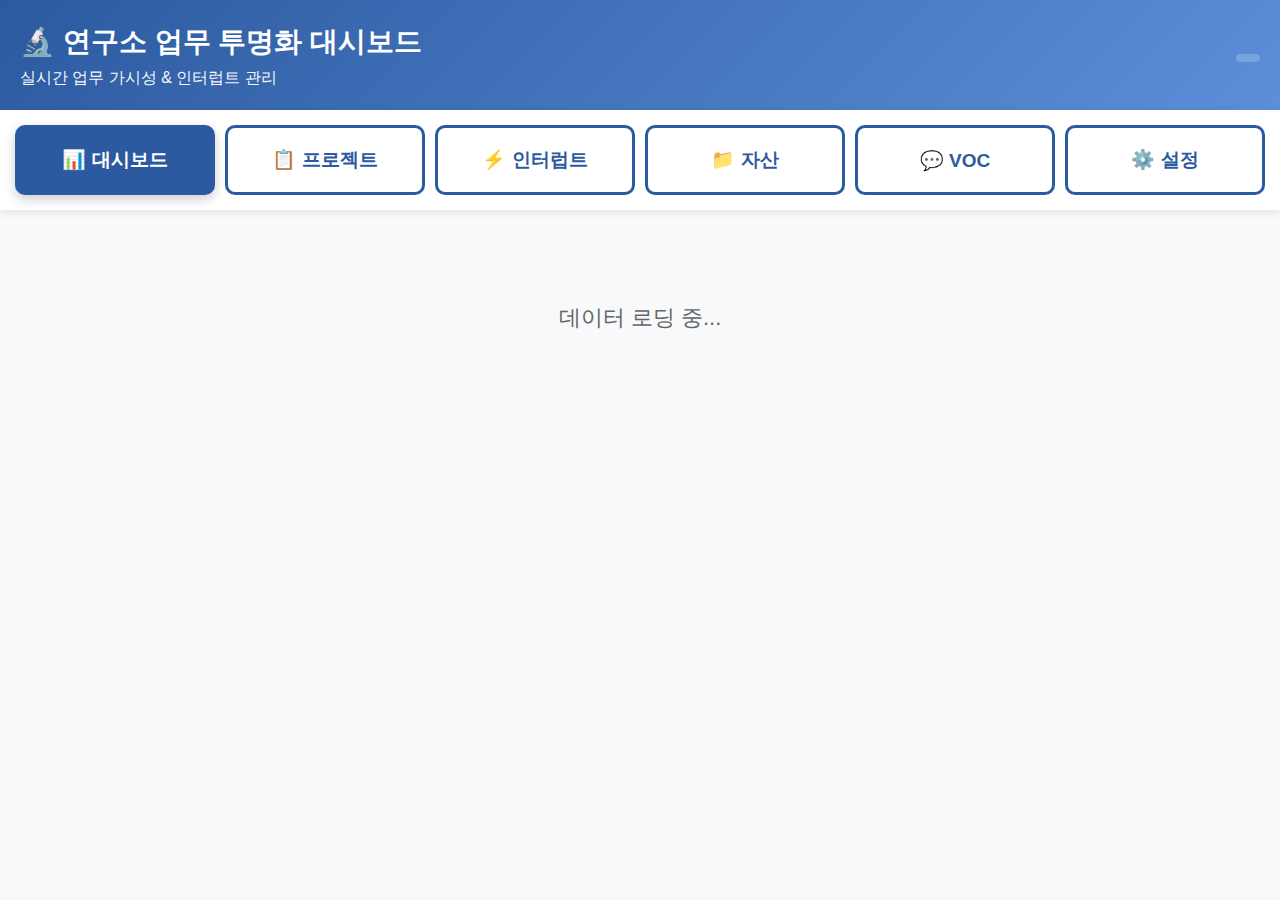
<file: index.html>
<!DOCTYPE html>
<html lang="ko">
<head>
    <meta charset="UTF-8">
    <meta name="viewport" content="width=device-width, initial-scale=1.0">
    <title>연구소 업무 투명화 대시보드</title>
    <style>
        /* ==========================================
           글로벌 변수 및 리셋
        ========================================== */
        * {
            margin: 0;
            padding: 0;
            box-sizing: border-box;
        }
        
        :root {
            --primary-color: #2c5aa0;
            --secondary-color: #5b8fd9;
            --success-color: #28a745;
            --warning-color: #ffc107;
            --danger-color: #dc3545;
            --light-bg: #f8f9fa;
            --dark-text: #212529;
            --border-color: #dee2e6;
            --shadow: 0 2px 8px rgba(0,0,0,0.1);
        }
        
        body {
            font-family: 'Malgun Gothic', '맑은 고딕', sans-serif;
            font-size: 18px;
            line-height: 1.6;
            color: var(--dark-text);
            background-color: var(--light-bg);
            min-height: 100vh;
        }
        
        /* ==========================================
           헤더
        ========================================== */
        .header {
            background: linear-gradient(135deg, var(--primary-color), var(--secondary-color));
            color: white;
            padding: 20px;
            box-shadow: var(--shadow);
        }
        
        .header-content {
            max-width: 1400px;
            margin: 0 auto;
            display: flex;
            justify-content: space-between;
            align-items: center;
        }
        
        .header h1 {
            font-size: 28px;
            font-weight: bold;
        }
        
        .user-info {
            text-align: right;
            font-size: 16px;
        }
        
        .user-name {
            font-weight: bold;
            margin-bottom: 4px;
        }
        
        .permission-badge {
            display: inline-block;
            padding: 4px 12px;
            border-radius: 12px;
            background: rgba(255,255,255,0.2);
            font-size: 14px;
        }
        
        /* ==========================================
           네비게이션
        ========================================== */
        .nav-container {
            background: white;
            padding: 15px;
            box-shadow: var(--shadow);
            position: sticky;
            top: 0;
            z-index: 100;
        }
        
        .nav-buttons {
            display: grid;
            grid-template-columns: repeat(auto-fit, minmax(150px, 1fr));
            gap: 10px;
            max-width: 1400px;
            margin: 0 auto;
        }
        
        .nav-btn {
            background: white;
            border: 3px solid var(--primary-color);
            color: var(--primary-color);
            padding: 18px 12px;
            font-size: 19px;
            font-weight: bold;
            border-radius: 10px;
            cursor: pointer;
            transition: all 0.3s ease;
            min-height: 70px;
            display: flex;
            align-items: center;
            justify-content: center;
            text-align: center;
        }
        
        .nav-btn:hover {
            background: var(--primary-color);
            color: white;
            transform: translateY(-2px);
            box-shadow: 0 4px 12px rgba(0,0,0,0.15);
        }
        
        .nav-btn.active {
            background: var(--primary-color);
            color: white;
            box-shadow: 0 4px 12px rgba(0,0,0,0.2);
        }
        
        .nav-btn:disabled {
            opacity: 0.5;
            cursor: not-allowed;
        }
        
        /* ==========================================
           콘텐츠 영역
        ========================================== */
        .content-container {
            max-width: 1400px;
            margin: 30px auto;
            padding: 0 20px;
        }
        
        .page {
            display: none;
            animation: fadeIn 0.4s ease;
        }
        
        .page.active {
            display: block;
        }
        
        @keyframes fadeIn {
            from {
                opacity: 0;
                transform: translateY(10px);
            }
            to {
                opacity: 1;
                transform: translateY(0);
            }
        }
        
        /* ==========================================
           카드
        ========================================== */
        .card {
            background: white;
            border-radius: 12px;
            padding: 25px;
            margin-bottom: 25px;
            box-shadow: var(--shadow);
            border-left: 5px solid var(--primary-color);
        }
        
        .card-title {
            font-size: 24px;
            font-weight: bold;
            margin-bottom: 20px;
            color: var(--primary-color);
            border-bottom: 2px solid var(--border-color);
            padding-bottom: 12px;
        }
        
        /* ==========================================
           통계 카드
        ========================================== */
        .stats-grid {
            display: grid;
            grid-template-columns: repeat(auto-fit, minmax(250px, 1fr));
            gap: 20px;
            margin-bottom: 30px;
        }
        
        .stat-card {
            background: white;
            border-radius: 12px;
            padding: 25px;
            text-align: center;
            box-shadow: var(--shadow);
            border-top: 4px solid var(--primary-color);
        }
        
        .stat-card.warning { border-top-color: var(--warning-color); }
        .stat-card.danger { border-top-color: var(--danger-color); background: #fff5f5; }
        .stat-card.success { border-top-color: var(--success-color); }
        
        .stat-label {
            font-size: 18px;
            color: #666;
            margin-bottom: 12px;
        }
        
        .stat-value {
            font-size: 42px;
            font-weight: bold;
            color: var(--primary-color);
            margin-bottom: 8px;
        }
        
        .stat-card.warning .stat-value { color: var(--warning-color); }
        .stat-card.danger .stat-value { color: var(--danger-color); }
        .stat-card.success .stat-value { color: var(--success-color); }
        
        .stat-unit {
            font-size: 20px;
            color: #888;
        }
        
        /* ==========================================
           버튼
        ========================================== */
        .btn {
            padding: 15px 30px;
            font-size: 18px;
            font-weight: bold;
            border: none;
            border-radius: 8px;
            cursor: pointer;
            transition: all 0.3s ease;
            min-height: 55px;
        }
        
        .btn-primary {
            background: var(--primary-color);
            color: white;
        }
        
        .btn-primary:hover {
            background: #1e4070;
            transform: translateY(-2px);
            box-shadow: 0 4px 12px rgba(0,0,0,0.2);
        }
        
        .btn-success {
            background: var(--success-color);
            color: white;
        }
        
        .btn-success:hover {
            background: #1e7e34;
        }
        
        .btn:disabled {
            opacity: 0.6;
            cursor: not-allowed;
        }
        
        /* ==========================================
           폼
        ========================================== */
        .form-group {
            margin-bottom: 20px;
        }
        
        .form-label {
            display: block;
            font-size: 18px;
            font-weight: bold;
            margin-bottom: 8px;
            color: var(--dark-text);
        }
        
        .form-input,
        .form-select,
        .form-textarea {
            width: 100%;
            padding: 12px;
            font-size: 17px;
            border: 2px solid var(--border-color);
            border-radius: 6px;
            font-family: inherit;
        }
        
        .form-input:focus,
        .form-select:focus,
        .form-textarea:focus {
            outline: none;
            border-color: var(--primary-color);
            box-shadow: 0 0 0 3px rgba(44, 90, 160, 0.1);
        }
        
        .form-textarea {
            min-height: 100px;
            resize: vertical;
        }
        
        .form-row {
            display: grid;
            grid-template-columns: 1fr 1fr;
            gap: 15px;
        }
        
        @media (max-width: 768px) {
            .form-row {
                grid-template-columns: 1fr;
            }
        }
        
        /* ==========================================
           테이블
        ========================================== */
        .table-container {
            overflow-x: auto;
            margin-top: 20px;
        }
        
        table {
            width: 100%;
            border-collapse: collapse;
            background: white;
            font-size: 16px;
        }
        
        th {
            background: var(--primary-color);
            color: white;
            padding: 16px 12px;
            text-align: left;
            font-size: 18px;
            font-weight: bold;
        }
        
        td {
            padding: 14px 12px;
            border-bottom: 1px solid var(--border-color);
        }
        
        tr:hover {
            background: #f8f9fa;
        }
        
        /* ==========================================
           로딩 & 알림
        ========================================== */
        .loading {
            text-align: center;
            padding: 60px 20px;
            font-size: 22px;
            color: #666;
        }
        
        .loading::after {
            content: '...';
            animation: dots 1.5s infinite;
        }
        
        @keyframes dots {
            0%, 20% { content: '.'; }
            40% { content: '..'; }
            60%, 100% { content: '...'; }
        }
        
        .alert {
            padding: 18px;
            border-radius: 8px;
            margin-bottom: 20px;
            font-size: 17px;
            border-left: 5px solid;
        }
        
        .alert-success {
            background: #d4edda;
            border-color: var(--success-color);
            color: #155724;
        }
        
        .alert-danger {
            background: #f8d7da;
            border-color: var(--danger-color);
            color: #721c24;
        }
        
        .alert-warning {
            background: #fff3cd;
            border-color: var(--warning-color);
            color: #856404;
        }
        
        .alert-info {
            background: #d1ecf1;
            border-color: #17a2b8;
            color: #0c5460;
        }
        
        /* ==========================================
           모달
        ========================================== */
        .modal {
            display: none;
            position: fixed;
            z-index: 1000;
            left: 0;
            top: 0;
            width: 100%;
            height: 100%;
            background-color: rgba(0,0,0,0.5);
            overflow-y: auto;
        }
        
        .modal.active {
            display: flex;
            align-items: center;
            justify-content: center;
        }
        
        .modal-content {
            background: white;
            padding: 30px;
            border-radius: 12px;
            max-width: 600px;
            width: 90%;
            max-height: 90vh;
            overflow-y: auto;
            box-shadow: 0 8px 32px rgba(0,0,0,0.3);
        }
        
        .modal-header {
            font-size: 24px;
            font-weight: bold;
            margin-bottom: 20px;
            padding-bottom: 15px;
            border-bottom: 2px solid var(--border-color);
        }
        
        .modal-footer {
            margin-top: 25px;
            padding-top: 20px;
            border-top: 2px solid var(--border-color);
            display: flex;
            justify-content: flex-end;
            gap: 10px;
        }
        
        /* ==========================================
           반응형
        ========================================== */
        @media (max-width: 768px) {
            .header h1 {
                font-size: 22px;
            }
            
            .nav-btn {
                font-size: 17px;
                padding: 15px 10px;
                min-height: 65px;
            }
            
            .stat-value {
                font-size: 36px;
            }
            
            .card-title {
                font-size: 22px;
            }
        }
        
        /* ==========================================
           유틸리티 클래스
        ========================================== */
        .text-center { text-align: center; }
        .text-right { text-align: right; }
        .mt-20 { margin-top: 20px; }
        .mb-20 { margin-bottom: 20px; }
        .hidden { display: none; }
    </style>
</head>
<body>
    <!-- 헤더 -->
    <div class="header">
        <div class="header-content">
            <div>
                <h1>🔬 연구소 업무 투명화 대시보드</h1>
                <p style="font-size: 16px; opacity: 0.95;">실시간 업무 가시성 & 인터럽트 관리</p>
            </div>
            <div class="user-info">
                <div class="user-name"><?= userName ?></div>
                <div class="permission-badge" id="permission-display"><?= permission ?></div>
            </div>
        </div>
    </div>
    
    <!-- 네비게이션 -->
    <div class="nav-container">
        <div class="nav-buttons">
            <button class="nav-btn active" onclick="showPage('dashboard')" id="nav-dashboard">
                📊 대시보드
            </button>
            <button class="nav-btn" onclick="showPage('projects')" id="nav-projects">
                📋 프로젝트
            </button>
            <button class="nav-btn" onclick="showPage('interrupt')" id="nav-interrupt">
                ⚡ 인터럽트
            </button>
            <button class="nav-btn" onclick="showPage('assets')" id="nav-assets">
                📁 자산
            </button>
            <button class="nav-btn" onclick="showPage('voc')" id="nav-voc">
                💬 VOC
            </button>
            <button class="nav-btn" onclick="showPage('settings')" id="nav-settings">
                ⚙️ 설정
            </button>
        </div>
    </div>
    
    <!-- 콘텐츠 영역 -->
    <div class="content-container">
        <!-- 대시보드 페이지 -->
        <div id="page-dashboard" class="page active">
            <div class="loading" id="dashboard-loading">데이터 로딩 중</div>
            <div id="dashboard-content" style="display: none;">
                <!-- 통계 카드 -->
                <div class="stats-grid">
                    <div class="stat-card">
                        <div class="stat-label">진행중인 프로젝트</div>
                        <div class="stat-value" id="stat-projects-active">0</div>
                        <div class="stat-unit">개</div>
                    </div>
                    <div class="stat-card danger">
                        <div class="stat-label">이번 주 인터럽트</div>
                        <div class="stat-value" id="stat-interrupts-week">0</div>
                        <div class="stat-unit">건</div>
                    </div>
                    <div class="stat-card warning">
                        <div class="stat-label">평균 인터럽트 비율</div>
                        <div class="stat-value" id="stat-interrupt-ratio">0</div>
                        <div class="stat-unit">%</div>
                    </div>
                    <div class="stat-card success">
                        <div class="stat-label">과부하 팀원</div>
                        <div class="stat-value" id="stat-overloaded">0</div>
                        <div class="stat-unit">명</div>
                    </div>
                </div>
                
                <!-- 프로젝트 현황 -->
                <div class="card">
                    <div class="card-title">프로젝트 현황</div>
                    <div id="project-overview"></div>
                </div>
                
                <!-- 인터럽트 분석 -->
                <div class="card">
                    <div class="card-title">인터럽트 분석 (부서별)</div>
                    <div id="interrupt-analysis"></div>
                </div>
                
                <!-- 팀원별 워크로드 -->
                <div class="card">
                    <div class="card-title">팀원별 워크로드</div>
                    <div id="member-workload"></div>
                </div>
            </div>
        </div>
        
        <!-- 프로젝트 페이지 -->
        <div id="page-projects" class="page">
            <div class="card">
                <div class="card-title">프로젝트 관리</div>
                <p style="font-size: 17px; color: #666; margin-bottom: 20px;">
                    연구소 PM 전용 기능입니다.
                </p>
                <div id="projects-content">
                    <div class="loading">프로젝트 데이터 로딩 중</div>
                </div>
            </div>
        </div>
        
        <!-- 인터럽트 페이지 -->
        <div id="page-interrupt" class="page">
            <div class="card">
                <div class="card-title">⚡ 긴급 업무(인터럽트) 등록</div>
                <p style="font-size: 17px; color: #666; margin-bottom: 25px;">
                    갑작스럽게 발생한 업무를 즉시 기록하여 업무 부하를 가시화합니다.
                </p>
                
                <div id="interrupt-alert"></div>
                
                <form id="interrupt-form">
                    <div class="form-row">
                        <div class="form-group">
                            <label class="form-label">담당자 *</label>
                            <select class="form-select" id="interrupt-member" required>
                                <option value="">선택하세요</option>
                            </select>
                        </div>
                        
                        <div class="form-group">
                            <label class="form-label">요청 부서 *</label>
                            <input type="text" class="form-input" id="interrupt-dept" required 
                                   placeholder="예: 생산팀">
                        </div>
                    </div>
                    
                    <div class="form-row">
                        <div class="form-group">
                            <label class="form-label">요청자</label>
                            <input type="text" class="form-input" id="interrupt-requester" 
                                   placeholder="예: 박생산">
                        </div>
                        
                        <div class="form-group">
                            <label class="form-label">예상 소요시간 (시간) *</label>
                            <input type="number" class="form-input" id="interrupt-hours" 
                                   min="0.5" step="0.5" required placeholder="예: 2.5">
                        </div>
                    </div>
                    
                    <div class="form-row">
                        <div class="form-group">
                            <label class="form-label">중요도 *</label>
                            <select class="form-select" id="interrupt-importance" required>
                                <option value="높음">높음</option>
                                <option value="보통" selected>보통</option>
                                <option value="낮음">낮음</option>
                            </select>
                        </div>
                        
                        <div class="form-group">
                            <label class="form-label">긴급도 *</label>
                            <select class="form-select" id="interrupt-urgency" required>
                                <option value="높음">높음</option>
                                <option value="보통" selected>보통</option>
                                <option value="낮음">낮음</option>
                            </select>
                        </div>
                    </div>
                    
                    <div class="form-group">
                        <label class="form-label">업무 상세 내용 *</label>
                        <textarea class="form-textarea" id="interrupt-content" required 
                                  placeholder="예: 생산팀 긴급 회로 수정 요청 - PCB 레이아웃 변경"></textarea>
                    </div>
                    
                    <button type="submit" class="btn btn-primary" style="width: 100%;">
                        📝 인터럽트 기록 저장
                    </button>
                </form>
            </div>
            
            <!-- 최근 인터럽트 기록 -->
            <div class="card">
                <div class="card-title">최근 인터럽트 기록</div>
                <div id="interrupt-log"></div>
            </div>
        </div>
        
        <!-- 자산 페이지 -->
        <div id="page-assets" class="page">
            <div class="card">
                <div class="card-title">베이스라인 & 자산 관리</div>
                <div id="assets-content">
                    <div class="loading">자산 데이터 로딩 중</div>
                </div>
            </div>
        </div>
        
        <!-- VOC 페이지 -->
        <div id="page-voc" class="page">
            <div class="card">
                <div class="card-title">💬 VOC (고객의 소리) 등록</div>
                <p style="font-size: 17px; color: #666; margin-bottom: 25px;">
                    제품 불만, 개선 요청, 아이디어를 자유롭게 작성해주세요.
                </p>
                
                <div id="voc-alert"></div>
                
                <form id="voc-form">
                    <div class="form-row">
                        <div class="form-group">
                            <label class="form-label">구분 *</label>
                            <select class="form-select" id="voc-type" required>
                                <option value="불만">불만 (제품/서비스 문제)</option>
                                <option value="요청">요청 (새로운 기능)</option>
                                <option value="개선제안">개선제안 (프로세스/문서)</option>
                                <option value="기타">기타</option>
                            </select>
                        </div>
                        
                        <div class="form-group">
                            <label class="form-label">제품 모델 *</label>
                            <input type="text" class="form-input" id="voc-product" required 
                                   placeholder="예: AC-7KW-V1">
                        </div>
                    </div>
                    
                    <div class="form-row">
                        <div class="form-group">
                            <label class="form-label">카테고리 *</label>
                            <select class="form-select" id="voc-category" required>
                                <option value="펌웨어">펌웨어</option>
                                <option value="APP">APP</option>
                                <option value="하드웨어">하드웨어</option>
                                <option value="기구">기구</option>
                                <option value="문서">문서</option>
                                <option value="서비스">서비스</option>
                                <option value="기타">기타</option>
                            </select>
                        </div>
                        
                        <div class="form-group">
                            <label class="form-label">우선순위 *</label>
                            <select class="form-select" id="voc-priority" required>
                                <option value="높음">높음</option>
                                <option value="보통" selected>보통</option>
                                <option value="낮음">낮음</option>
                            </select>
                        </div>
                    </div>
                    
                    <div class="form-group">
                        <label class="form-label">제목 *</label>
                        <input type="text" class="form-input" id="voc-title" required 
                               placeholder="예: 충전 중 재부팅 발생">
                    </div>
                    
                    <div class="form-group">
                        <label class="form-label">내용 *</label>
                        <textarea class="form-textarea" id="voc-content" required 
                                  placeholder="문제 상황이나 개선 아이디어를 자세히 작성해주세요"></textarea>
                    </div>
                    
                    <div class="form-group">
                        <label class="form-label">첨부 파일 링크 (선택)</label>
                        <input type="text" class="form-input" id="voc-file" 
                               placeholder="Google Drive 링크 등">
                    </div>
                    
                    <button type="submit" class="btn btn-success" style="width: 100%;">
                        📤 VOC 제출하기
                    </button>
                </form>
            </div>
            
            <!-- VOC 목록 -->
            <div class="card">
                <div class="card-title">VOC 목록</div>
                <div id="voc-list">
                    <div class="loading">VOC 데이터 로딩 중</div>
                </div>
            </div>
        </div>
        
        <!-- 설정 페이지 -->
        <div id="page-settings" class="page">
            <div class="card">
                <div class="card-title">⚙️ 시스템 설정</div>
                <div id="settings-content">
                    <p style="font-size: 17px; color: #666;">
                        권한 관리 및 시스템 설정은 FULL_ACCESS 권한이 필요합니다.
                    </p>
                </div>
            </div>
        </div>
    </div>
    
    <!-- 날짜 코드 입력 모달 -->
    <div id="date-code-modal" class="modal">
        <div class="modal-content">
            <div class="modal-header">🔑 접근 인증</div>
            <p style="font-size: 17px; margin-bottom: 20px;">
                FULL_ACCESS 권한 사용을 위해 오늘의 날짜 코드를 입력하세요.
            </p>
            <div class="form-group">
                <label class="form-label">날짜 코드 (4자리)</label>
                <input type="text" class="form-input" id="date-code-input" 
                       maxlength="4" placeholder="예: 0229" 
                       style="text-align: center; font-size: 24px; letter-spacing: 4px;">
            </div>
            <div class="modal-footer">
                <button class="btn btn-primary" onclick="verifyDateCode()">확인</button>
            </div>
            <p style="font-size: 14px; color: #666; margin-top: 15px; text-align: center;">
                힌트: 월일 + 20 (예: 2월 9일 → 0229)
            </p>
        </div>
    </div>

    <script>
        // ==========================================
        // 전역 변수
        // ==========================================
        
        const USER_EMAIL = '<?= userEmail ?>';
        const USER_PERMISSION = '<?= permission ?>';
        const USER_NAME = '<?= userName ?>';
        
        let isDateCodeVerified = false;
        let dashboardData = null;
        
        // ==========================================
        // 초기화
        // ==========================================
        
        document.addEventListener('DOMContentLoaded', function() {
            initializeApp();
        });
        
        function initializeApp() {
            console.log('대시보드 초기화 중...');
            console.log('사용자:', USER_NAME, '/', USER_EMAIL);
            console.log('권한:', USER_PERMISSION);
            
            // 권한별 UI 조정
            adjustUIByPermission();
            
            // FULL_ACCESS인 경우 날짜 코드 확인
            if (USER_PERMISSION === 'FULL_ACCESS') {
                showDateCodeModal();
            } else {
                // 다른 권한은 바로 데이터 로드
                loadDashboardData();
            }
            
            // 이벤트 리스너 등록
            registerEventListeners();
        }
        
        function adjustUIByPermission() {
            if (USER_PERMISSION === 'DASHBOARD_ONLY') {
                // 대시보드만 표시
                document.getElementById('nav-projects').disabled = true;
                document.getElementById('nav-interrupt').disabled = true;
                document.getElementById('nav-assets').disabled = true;
                document.getElementById('nav-settings').disabled = true;
            } else if (USER_PERMISSION === 'READ_ONLY') {
                // 프로젝트, 인터럽트 비활성화
                document.getElementById('nav-projects').disabled = true;
                document.getElementById('nav-settings').disabled = true;
            }
        }
        
        function registerEventListeners() {
            // 인터럽트 폼
            const interruptForm = document.getElementById('interrupt-form');
            if (interruptForm) {
                interruptForm.addEventListener('submit', handleInterruptSubmit);
            }
            
            // VOC 폼
            const vocForm = document.getElementById('voc-form');
            if (vocForm) {
                vocForm.addEventListener('submit', handleVOCSubmit);
            }
        }
        
        // ==========================================
        // 페이지 전환
        // ==========================================
        
        function showPage(pageName) {
            // 모든 페이지 숨기기
            document.querySelectorAll('.page').forEach(page => {
                page.classList.remove('active');
            });
            
            // 모든 버튼 비활성화
            document.querySelectorAll('.nav-btn').forEach(btn => {
                btn.classList.remove('active');
            });
            
            // 선택한 페이지 표시
            document.getElementById(`page-${pageName}`).classList.add('active');
            
            // 선택한 버튼 활성화
            const activeBtn = document.getElementById(`nav-${pageName}`);
            if (activeBtn) {
                activeBtn.classList.add('active');
            }
            
            // 페이지별 데이터 로드
            loadPageData(pageName);
        }
        
        function loadPageData(pageName) {
            if (pageName === 'dashboard' && !dashboardData) {
                loadDashboardData();
            } else if (pageName === 'interrupt') {
                loadInterruptData();
            } else if (pageName === 'assets') {
                loadAssetsData();
            } else if (pageName === 'voc') {
                loadVOCData();
            } else if (pageName === 'projects') {
                loadProjectsData();
            }
        }
        
        // ==========================================
        // 날짜 코드 검증
        // ==========================================
        
        function showDateCodeModal() {
            document.getElementById('date-code-modal').classList.add('active');
            document.getElementById('date-code-input').focus();
        }
        
        function verifyDateCode() {
            const code = document.getElementById('date-code-input').value;
            
            if (!code || code.length !== 4) {
                alert('4자리 코드를 입력하세요');
                return;
            }
            
            // Apps Script 호출하여 검증
            google.script.run
                .withSuccessHandler(function(result) {
                    if (result.valid) {
                        isDateCodeVerified = true;
                        document.getElementById('date-code-modal').classList.remove('active');
                        loadDashboardData();
                    } else {
                        alert('잘못된 코드입니다. 다시 시도하세요.');
                        document.getElementById('date-code-input').value = '';
                        document.getElementById('date-code-input').focus();
                    }
                })
                .withFailureHandler(function(error) {
                    console.error('코드 검증 실패:', error);
                    alert('검증 중 오류가 발생했습니다');
                })
                .apiVerifyDateCode({code: code});
        }
        
        // 엔터키로 제출
        document.addEventListener('keypress', function(e) {
            if (e.key === 'Enter' && document.getElementById('date-code-modal').classList.contains('active')) {
                verifyDateCode();
            }
        });
        
        // ==========================================
        // 데이터 로딩 함수들
        // ==========================================
        
        function loadDashboardData() {
            google.script.run
                .withSuccessHandler(function(data) {
                    dashboardData = data;
                    renderDashboard(data);
                })
                .withFailureHandler(function(error) {
                    console.error('대시보드 로딩 실패:', error);
                    showError('dashboard', '데이터를 불러오는데 실패했습니다');
                })
                .apiGetDashboardStats();
        }
        
        function loadInterruptData() {
            google.script.run
                .withSuccessHandler(function(data) {
                    renderInterruptLog(data);
                })
                .withFailureHandler(function(error) {
                    console.error('인터럽트 로딩 실패:', error);
                })
                .apiGetInterrupts();
        }
        
        function loadAssetsData() {
            google.script.run
                .withSuccessHandler(function(data) {
                    renderAssets(data);
                })
                .withFailureHandler(function(error) {
                    console.error('자산 로딩 실패:', error);
                })
                .apiGetBaselines();
        }
        
        function loadVOCData() {
            google.script.run
                .withSuccessHandler(function(data) {
                    renderVOCList(data);
                })
                .withFailureHandler(function(error) {
                    console.error('VOC 로딩 실패:', error);
                })
                .apiGetVOCList();
        }
        
        function loadProjectsData() {
            google.script.run
                .withSuccessHandler(function(data) {
                    renderProjects(data);
                })
                .withFailureHandler(function(error) {
                    console.error('프로젝트 로딩 실패:', error);
                })
                .apiGetProjects();
        }
        
        // 계속...
    </script>
</body>
</html>
</file>
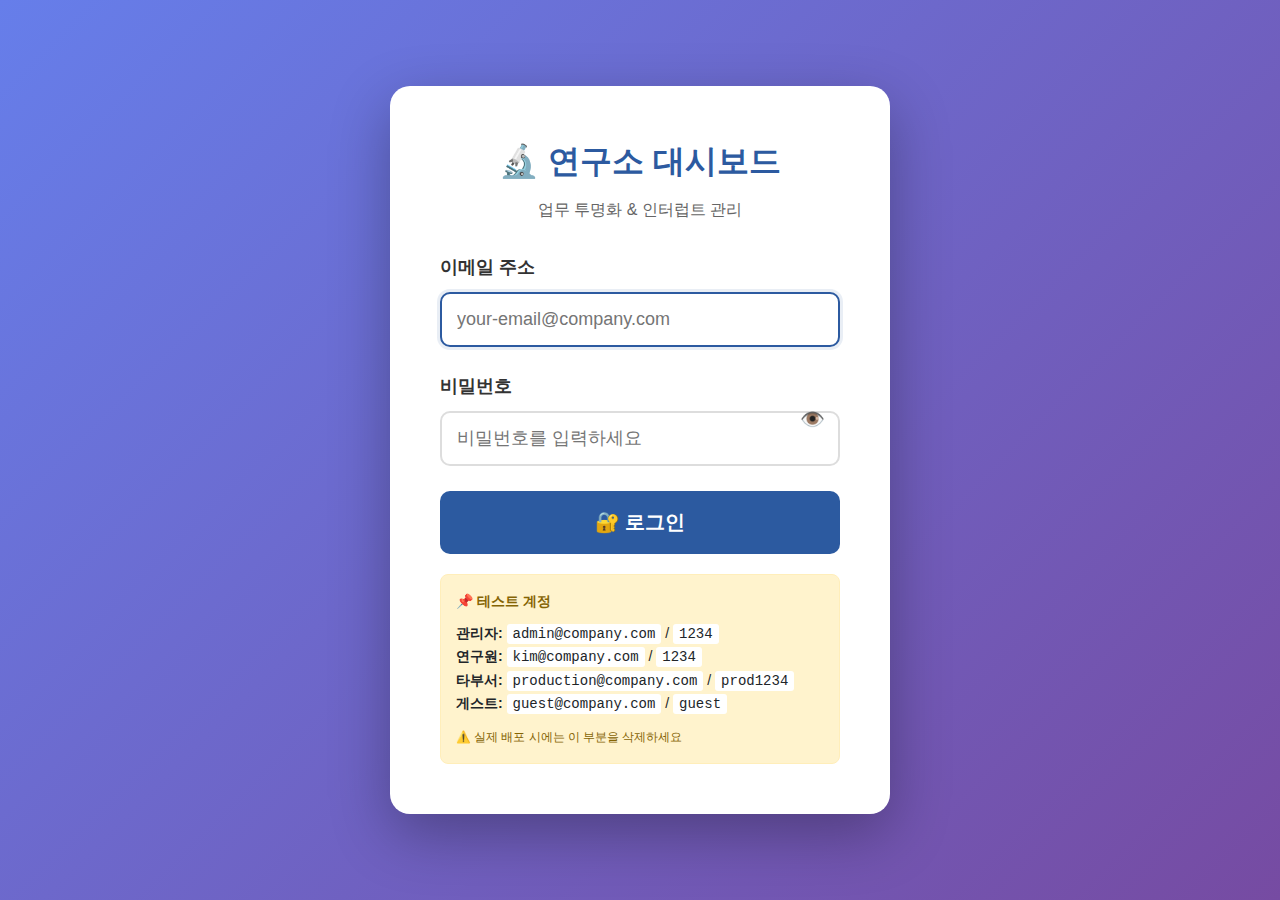
<file: dashboard.html>
<!DOCTYPE html>
<html lang="ko">
<head>
    <meta charset="UTF-8">
    <meta name="viewport" content="width=device-width, initial-scale=1.0">
    <title>연구소 업무 관리 대시보드</title>
    <link rel="stylesheet" href="css/styles.css">
    <style>
        body {
            min-height: 100vh;
            display: flex;
            flex-direction: column;
        }
        
        .header {
            background: linear-gradient(135deg, var(--primary), var(--secondary));
            color: white;
            padding: 20px;
            box-shadow: var(--shadow);
        }
        
        .header-content {
            max-width: 1400px;
            margin: 0 auto;
            display: flex;
            justify-content: space-between;
            align-items: center;
        }
        
        .header h1 {
            font-size: 28px;
            margin-bottom: 5px;
        }
        
        .header-subtitle {
            font-size: 16px;
            opacity: 0.95;
        }
        
        .user-info {
            text-align: right;
            font-size: 16px;
        }
        
        .user-name {
            font-weight: bold;
            margin-bottom: 5px;
        }
        
        .permission-badge {
            display: inline-block;
            padding: 6px 16px;
            border-radius: 20px;
            background: rgba(255,255,255,0.3);
            font-size: 14px;
            margin-top: 5px;
            cursor: pointer;
            transition: all 0.3s;
            border: 2px solid rgba(255,255,255,0.5);
        }
        
        .permission-badge:hover {
            background: rgba(255,255,255,0.4);
            border-color: rgba(255,255,255,0.8);
            transform: scale(1.05);
        }
        
        .logout-btn {
            margin-top: 10px;
            padding: 8px 16px;
            font-size: 14px;
            background: var(--danger);
            color: white;
            border: none;
            border-radius: 6px;
            cursor: pointer;
        }
        
        .logout-btn:hover {
            background: #c82333;
        }
        
        .permission-modal {
            display: none;
            position: fixed;
            top: 0;
            left: 0;
            width: 100%;
            height: 100%;
            background: rgba(0,0,0,0.5);
            z-index: 1000;
            justify-content: center;
            align-items: center;
        }
        
        .permission-modal.active {
            display: flex;
        }
        
        .permission-modal-content {
            background: white;
            padding: 40px;
            border-radius: 12px;
            max-width: 500px;
            width: 90%;
            box-shadow: 0 10px 40px rgba(0,0,0,0.3);
        }
        
        .permission-modal-title {
            font-size: 24px;
            font-weight: bold;
            color: var(--primary);
            margin-bottom: 20px;
        }
        
        .permission-modal-body {
            font-size: 18px;
            line-height: 1.6;
            color: #333;
        }
        
        .permission-modal-close {
            margin-top: 20px;
            padding: 12px 30px;
            background: var(--primary);
            color: white;
            border: none;
            border-radius: 8px;
            font-size: 16px;
            cursor: pointer;
            width: 100%;
        }
        
        .permission-modal-close:hover {
            background: #1e4070;
        }
        
        .nav-container {
            background: white;
            padding: 15px;
            box-shadow: var(--shadow);
            position: sticky;
            top: 0;
            z-index: 100;
        }
        
        .nav-buttons {
            display: grid;
            grid-template-columns: repeat(auto-fit, minmax(150px, 1fr));
            gap: 10px;
            max-width: 1400px;
            margin: 0 auto;
        }
        
        .nav-btn {
            background: white;
            border: 3px solid var(--primary);
            color: var(--primary);
            padding: 18px 12px;
            font-size: 19px;
            font-weight: bold;
            border-radius: 10px;
            cursor: pointer;
            transition: all 0.3s;
            min-height: 70px;
            display: flex;
            align-items: center;
            justify-content: center;
            text-align: center;
        }
        
        .nav-btn:hover:not(:disabled) {
            background: var(--primary);
            color: white;
            transform: translateY(-2px);
            box-shadow: 0 4px 12px rgba(0,0,0,0.15);
        }
        
        .nav-btn.active {
            background: var(--primary);
            color: white;
            box-shadow: 0 4px 12px rgba(0,0,0,0.2);
        }
        
        .nav-btn:disabled {
            opacity: 0.3;
            cursor: not-allowed;
        }
        
        .content-container {
            flex: 1;
            max-width: 1400px;
            width: 100%;
            margin: 30px auto;
            padding: 0 20px;
        }
        
        .tab-content {
            display: none;
            animation: fadeIn 0.3s ease;
        }
        
        .tab-content.active {
            display: block;
        }
        
        @keyframes fadeIn {
            from {
                opacity: 0;
                transform: translateY(10px);
            }
            to {
                opacity: 1;
                transform: translateY(0);
            }
        }
        
        @media (max-width: 768px) {
            .header h1 {
                font-size: 22px;
            }
            
            .nav-btn {
                font-size: 17px;
                padding: 15px 10px;
                min-height: 60px;
            }
        }
    </style>
</head>
<body>
    <div class="header">
        <div class="header-content">
            <div>
                <h1>🔬 연구소 업무 관리 대시보드</h1>
                <p class="header-subtitle">실시간 업무 가시성 & 인터럽트 관리</p>
            </div>
            <div class="user-info">
                <div class="user-name" id="user-name-display">로딩 중...</div>
                <div class="permission-badge" id="permission-display" onclick="showPermissionModal()">
                    -
                </div>
                <button class="logout-btn" onclick="logout()">로그아웃</button>
            </div>
        </div>
    </div>
    
    <div class="permission-modal" id="permission-modal" onclick="closePermissionModal(event)">
        <div class="permission-modal-content" onclick="event.stopPropagation()">
            <div class="permission-modal-title" id="modal-title">🔑 권한 안내</div>
            <div class="permission-modal-body" id="modal-body">
                로딩 중...
            </div>
            <button class="permission-modal-close" onclick="closePermissionModal()">
                확인
            </button>
        </div>
    </div>
    
    <div class="nav-container">
        <div class="nav-buttons">
            <button class="nav-btn active" onclick="switchTab('dashboard')" id="nav-dashboard">
                📊 대시보드
            </button>
            <button class="nav-btn" onclick="switchTab('projects')" id="nav-projects">
                📋 프로젝트
            </button>
            <button class="nav-btn" onclick="switchTab('interrupt')" id="nav-interrupt">
                ⚡ 인터럽트
            </button>
            <button class="nav-btn" onclick="switchTab('assets')" id="nav-assets">
                📁 자산
            </button>
            <button class="nav-btn" onclick="switchTab('voc')" id="nav-voc">
                💬 VOC
            </button>
            <button class="nav-btn" onclick="switchTab('settings')" id="nav-settings">
                ⚙️ 설정
            </button>
        </div>
    </div>
    
    <div class="content-container">
        <div id="tab-dashboard" class="tab-content active"></div>
        <div id="tab-projects" class="tab-content"></div>
        <div id="tab-interrupt" class="tab-content"></div>
        <div id="tab-assets" class="tab-content"></div>
        <div id="tab-voc" class="tab-content"></div>
        <div id="tab-settings" class="tab-content"></div>
    </div>

    <script src="js/auth.js"></script>
    <script src="js/api.js"></script>
    <script src="js/dashboard.js"></script>
    <script src="js/projects.js"></script>
    <script src="js/interrupt.js"></script>
    <script src="js/assets.js"></script>
    <script src="js/voc.js"></script>
    <script src="js/settings.js"></script>
    
    <script>
        let currentTab = 'dashboard';
        let SESSION = null;
        
        const PERMISSION_NOTICES = {
            'GUEST': {
                title: '🔑 GUEST (게스트)',
                body: '<p><strong>조회만 가능합니다.</strong></p><ul style="margin: 10px 0; padding-left: 20px;"><li>대시보드 통계 확인</li><li>프로젝트 현황 조회</li><li>베이스라인 목록 조회</li></ul><p style="color: #dc3545;"><strong>제한:</strong> 데이터 입력 및 수정 불가</p>'
            },
            'EXTERNAL': {
                title: '🔑 EXTERNAL (타 부서)',
                body: '<p><strong>VOC 작성 및 인터럽트 등록이 가능합니다.</strong></p><ul style="margin: 10px 0; padding-left: 20px;"><li>VOC 작성</li><li>인터럽트 등록</li><li>베이스라인 파일 다운로드</li><li>대시보드 조회</li></ul><p style="color: #dc3545;"><strong>제한:</strong> 프로젝트 관리 및 설정 불가</p>'
            },
            'RESEARCHER': {
                title: '🔑 RESEARCHER (연구원)',
                body: '<p><strong>대부분의 기능을 사용할 수 있습니다.</strong></p><ul style="margin: 10px 0; padding-left: 20px;"><li>프로젝트 진행률 업데이트</li><li>베이스라인 생성</li><li>VOC 처리</li><li>인터럽트 관리</li></ul><p style="color: #dc3545;"><strong>제한:</strong> 시스템 설정 및 권한 관리 불가</p>'
            },
            'ADMIN': {
                title: '🔑 ADMIN (관리자)',
                body: '<p><strong>모든 기능을 사용할 수 있습니다.</strong></p><ul style="margin: 10px 0; padding-left: 20px;"><li>프로젝트 생성/삭제</li><li>권한 관리</li><li>시스템 설정</li><li>모든 데이터 접근</li></ul><p style="color: #28a745;"><strong>전체 권한 보유</strong></p>'
            }
        };
        
        window.addEventListener('DOMContentLoaded', function() {
            SESSION = requireSession();
            
            if (!SESSION) {
                return;
            }
            
            document.getElementById('user-name-display').textContent = 
                `${SESSION.name} (${SESSION.email})`;
            document.getElementById('permission-display').textContent = SESSION.permission;
            
            adjustUIByPermission();
            loadTab('dashboard');
        });
        
        function showPermissionModal() {
            const modal = document.getElementById('permission-modal');
            const permission = SESSION.permission;
            const notice = PERMISSION_NOTICES[permission];
            
            document.getElementById('modal-title').textContent = notice.title;
            document.getElementById('modal-body').innerHTML = notice.body;
            
            modal.classList.add('active');
        }
        
        function closePermissionModal(event) {
            if (!event || event.target.id === 'permission-modal') {
                document.getElementById('permission-modal').classList.remove('active');
            }
        }
        
        function adjustUIByPermission() {
            const permission = SESSION.permission;
            
            if (permission === 'GUEST') {
                document.getElementById('nav-projects').disabled = true;
                document.getElementById('nav-interrupt').disabled = true;
                document.getElementById('nav-voc').disabled = true;
                document.getElementById('nav-settings').disabled = true;
            }
            else if (permission === 'EXTERNAL') {
                document.getElementById('nav-projects').disabled = true;
                document.getElementById('nav-settings').disabled = true;
            }
            else if (permission === 'RESEARCHER') {
                document.getElementById('nav-settings').disabled = true;
            }
        }
        
        function switchTab(tabName) {
            document.querySelectorAll('.tab-content').forEach(tab => {
                tab.classList.remove('active');
            });
            document.querySelectorAll('.nav-btn').forEach(btn => {
                btn.classList.remove('active');
            });
            
            document.getElementById(`tab-${tabName}`).classList.add('active');
            document.getElementById(`nav-${tabName}`).classList.add('active');
            
            currentTab = tabName;
            loadTab(tabName);
        }
        
        function loadTab(tabName) {
            const container = document.getElementById(`tab-${tabName}`);
            
            if (container.dataset.loaded === 'true') {
                const refreshFn = window[`refresh${capitalize(tabName)}Tab`];
                if (typeof refreshFn === 'function') {
                    refreshFn();
                }
                return;
            }
            
            const initFn = window[`init${capitalize(tabName)}Tab`];
            if (typeof initFn === 'function') {
                initFn(container);
                container.dataset.loaded = 'true';
            } else {
                container.innerHTML = `
                    <div class="card">
                        <div class="card-title">${getTabTitle(tabName)}</div>
                        <div class="loading">로딩 중...</div>
                    </div>
                `;
            }
        }
        
        function capitalize(str) {
            return str.charAt(0).toUpperCase() + str.slice(1);
        }
        
        function getTabTitle(tabName) {
            const titles = {
                dashboard: '📊 대시보드',
                projects: '📋 프로젝트 관리',
                interrupt: '⚡ 인터럽트 관리',
                assets: '📁 베이스라인 & 자산',
                voc: '💬 VOC (고객의 소리)',
                settings: '⚙️ 시스템 설정'
            };
            return titles[tabName] || tabName;
        }
        
        function showError(container, message) {
            container.innerHTML = `
                <div class="card">
                    <div class="alert alert-danger">
                        <strong>오류:</strong> ${message}
                    </div>
                </div>
            `;
        }
        
        function showSuccess(container, message) {
            const alert = document.createElement('div');
            alert.className = 'alert alert-success';
            alert.textContent = message;
            
            container.insertBefore(alert, container.firstChild);
            
            setTimeout(() => {
                alert.remove();
            }, 5000);
        }
    </script>
</body>
</html>
</file>
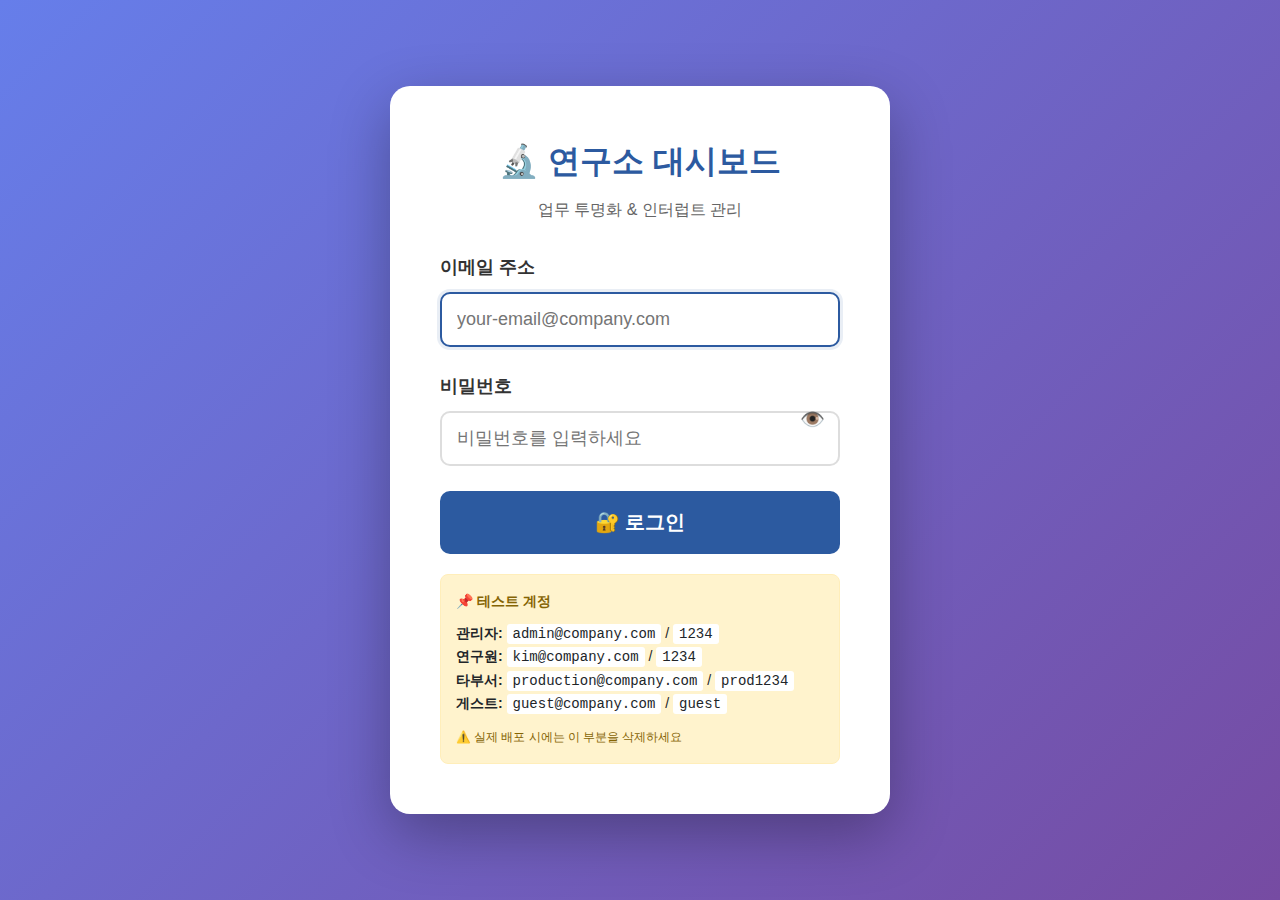
<file: login.html>
<!DOCTYPE html>
<html lang="ko">
<head>
    <meta charset="UTF-8">
    <meta name="viewport" content="width=device-width, initial-scale=1.0">
    <title>연구소 업무 관리 대시보드 - 로그인</title>
    <link rel="stylesheet" href="css/styles.css">
    <style>
        body {
            background: linear-gradient(135deg, #667eea 0%, #764ba2 100%);
            min-height: 100vh;
            display: flex;
            justify-content: center;
            align-items: center;
            padding: 20px;
            user-select: none;
        }
        
        .login-container {
            background: white;
            border-radius: 20px;
            box-shadow: 0 20px 60px rgba(0,0,0,0.3);
            padding: 50px;
            max-width: 500px;
            width: 100%;
        }
        
        .logo {
            text-align: center;
            margin-bottom: 30px;
            user-select: text;
        }
        
        .logo h1 {
            font-size: 32px;
            color: #2c5aa0;
            margin-bottom: 10px;
        }
        
        .logo p {
            font-size: 16px;
            color: #666;
        }
        
        .form-group {
            margin-bottom: 25px;
        }
        
        .form-label {
            display: block;
            font-size: 18px;
            font-weight: bold;
            margin-bottom: 10px;
            color: #333;
        }
        
        .form-input {
            width: 100%;
            padding: 15px;
            font-size: 18px;
            border: 2px solid #ddd;
            border-radius: 10px;
            transition: all 0.3s;
        }
        
        .form-input:focus {
            outline: none;
            border-color: #2c5aa0;
            box-shadow: 0 0 0 3px rgba(44, 90, 160, 0.1);
        }
        
        .password-toggle {
            position: relative;
        }
        
        .toggle-btn {
            position: absolute;
            right: 15px;
            top: 50%;
            transform: translateY(-50%);
            background: none;
            border: none;
            cursor: pointer;
            font-size: 20px;
            color: #666;
        }
        
        .btn-primary {
            width: 100%;
            padding: 18px;
            font-size: 20px;
            font-weight: bold;
            background: #2c5aa0;
            color: white;
            border: none;
            border-radius: 10px;
            cursor: pointer;
            transition: all 0.3s;
        }
        
        .btn-primary:hover:not(:disabled) {
            background: #1e4070;
            transform: translateY(-2px);
            box-shadow: 0 4px 12px rgba(0,0,0,0.2);
        }
        
        .btn-primary:disabled {
            opacity: 0.6;
            cursor: not-allowed;
        }
        
        .alert {
            padding: 15px;
            border-radius: 8px;
            margin-bottom: 20px;
            font-size: 16px;
        }
        
        .alert-danger {
            background: #f8d7da;
            border: 1px solid #f5c6cb;
            color: #721c24;
        }
        
        .alert-success {
            background: #d4edda;
            border: 1px solid #c3e6cb;
            color: #155724;
        }
        
        .alert-info {
            background: #d1ecf1;
            border: 1px solid #bee5eb;
            color: #0c5460;
        }
        
        .demo-accounts {
            margin-top: 20px;
            padding: 15px;
            background: #fff3cd;
            border: 1px solid #ffeeba;
            border-radius: 8px;
            font-size: 14px;
        }
        
        .demo-accounts h4 {
            margin-bottom: 10px;
            color: #856404;
        }
        
        .demo-accounts code {
            background: white;
            padding: 2px 6px;
            border-radius: 3px;
            font-family: 'Courier New', monospace;
        }
    </style>
</head>
<body>
    <div class="login-container">
        <div class="logo">
            <h1>🔬 연구소 대시보드</h1>
            <p>업무 투명화 & 인터럽트 관리</p>
        </div>
        
        <div id="alert-container"></div>
        
        <form id="login-form" onsubmit="handleLogin(event)">
            <div class="form-group">
                <label class="form-label">이메일 주소</label>
                <input type="email" 
                       class="form-input" 
                       id="email-input" 
                       placeholder="your-email@company.com"
                       required
                       autocomplete="email"
                       onpaste="return false"
                       oncopy="return false"
                       oncut="return false"
                       ondragstart="return false">
            </div>
            
            <div class="form-group password-toggle">
                <label class="form-label">비밀번호</label>
                <input type="password" 
                       class="form-input" 
                       id="password-input" 
                       placeholder="비밀번호를 입력하세요"
                       required
                       autocomplete="current-password"
                       onpaste="return false"
                       oncopy="return false"
                       oncut="return false"
                       ondragstart="return false">
                <button type="button" class="toggle-btn" onclick="togglePassword()">
                    👁️
                </button>
            </div>
            
            <button type="submit" class="btn btn-primary" id="login-btn">
                🔐 로그인
            </button>
        </form>
        
        <div class="demo-accounts">
            <h4>📌 테스트 계정</h4>
            <p style="margin-bottom: 10px;">
                <strong>관리자:</strong> <code>admin@company.com</code> / <code>1234</code><br>
                <strong>연구원:</strong> <code>kim@company.com</code> / <code>1234</code><br>
                <strong>타부서:</strong> <code>production@company.com</code> / <code>prod1234</code><br>
                <strong>게스트:</strong> <code>guest@company.com</code> / <code>guest</code>
            </p>
            <small style="color: #856404;">⚠️ 실제 배포 시에는 이 부분을 삭제하세요</small>
        </div>
    </div>

    <script src="js/auth.js"></script>
    <script>
        // 전역 복사/붙여넣기 방지
        document.addEventListener('copy', function(e) {
            if (e.target.tagName === 'INPUT') {
                e.preventDefault();
                return false;
            }
        });
        
        document.addEventListener('paste', function(e) {
            if (e.target.tagName === 'INPUT') {
                e.preventDefault();
                return false;
            }
        });
        
        document.addEventListener('cut', function(e) {
            if (e.target.tagName === 'INPUT') {
                e.preventDefault();
                return false;
            }
        });
        
        document.addEventListener('contextmenu', function(e) {
            if (e.target.tagName === 'INPUT') {
                e.preventDefault();
                return false;
            }
        });
        
        function togglePassword() {
            const passwordInput = document.getElementById('password-input');
            const toggleBtn = document.querySelector('.toggle-btn');
            
            if (passwordInput.type === 'password') {
                passwordInput.type = 'text';
                toggleBtn.textContent = '🙈';
            } else {
                passwordInput.type = 'password';
                toggleBtn.textContent = '👁️';
            }
        }
        
        async function handleLogin(event) {
            event.preventDefault();
            
            const email = document.getElementById('email-input').value.trim();
            const password = document.getElementById('password-input').value;
            
            console.log('로그인 시도:', email); // 디버깅용
            
            if (!email || !password) {
                showAlert('이메일과 비밀번호를 입력해주세요.', 'danger');
                return;
            }
            
            const loginBtn = document.getElementById('login-btn');
            loginBtn.disabled = true;
            loginBtn.textContent = '로그인 중...';
            
            try {
                const result = await authenticateUser(email, password);
                
                console.log('인증 결과:', result); // 디버깅용
                
                if (result.success) {
                    showAlert('로그인 성공! 대시보드로 이동합니다...', 'success');
                    
                    const sessionData = {
                        email: result.email,
                        name: result.name,
                        permission: result.permission,
                        dept: result.dept,
                        token: result.token,
                        loginTime: new Date().getTime()
                    };
                    
                    localStorage.setItem('lab_session', JSON.stringify(sessionData));
                    
                    console.log('세션 저장 완료:', sessionData); // 디버깅용
                    
                    // 절대 경로로 리다이렉트
                    setTimeout(() => {
                        const currentPath = window.location.pathname;
                        const basePath = currentPath.substring(0, currentPath.lastIndexOf('/'));
                        window.location.href = basePath + '/dashboard.html';
                    }, 1000);
                    
                } else {
                    showAlert(result.error || '로그인에 실패했습니다.', 'danger');
                    loginBtn.disabled = false;
                    loginBtn.textContent = '🔐 로그인';
                }
                
            } catch (error) {
                console.error('로그인 오류:', error);
                showAlert('서버 연결에 실패했습니다. 다음을 확인하세요:<br>1. Apps Script URL이 올바른가요?<br>2. Google Sheets가 설정되었나요?<br>3. 브라우저 콘솔(F12)에서 상세 오류를 확인하세요.', 'danger');
                loginBtn.disabled = false;
                loginBtn.textContent = '🔐 로그인';
            }
        }
        
        function showAlert(message, type = 'info') {
            const container = document.getElementById('alert-container');
            container.innerHTML = `
                <div class="alert alert-${type}">
                    ${message}
                </div>
            `;
            
            if (type !== 'success') {
                setTimeout(() => {
                    container.innerHTML = '';
                }, 5000);
            }
        }
        
        // 페이지 로드 시 세션 확인
        window.addEventListener('DOMContentLoaded', function() {
            const session = localStorage.getItem('lab_session');
            
            console.log('기존 세션:', session); // 디버깅용
            
            if (session) {
                try {
                    const sessionData = JSON.parse(session);
                    const loginTime = sessionData.loginTime;
                    const now = new Date().getTime();
                    const hoursPassed = (now - loginTime) / (1000 * 60 * 60);
                    
                    if (hoursPassed < 8) {
                        showAlert('이미 로그인되어 있습니다. 대시보드로 이동합니다...', 'info');
                        setTimeout(() => {
                            const currentPath = window.location.pathname;
                            const basePath = currentPath.substring(0, currentPath.lastIndexOf('/'));
                            window.location.href = basePath + '/dashboard.html';
                        }, 1000);
                        return;
                    } else {
                        localStorage.removeItem('lab_session');
                        showAlert('세션이 만료되었습니다. 다시 로그인해주세요.', 'info');
                    }
                } catch (e) {
                    console.error('세션 파싱 오류:', e);
                    localStorage.removeItem('lab_session');
                }
            }
            
            document.getElementById('email-input').focus();
        });
    </script>
</body>
</html>
</file>
<file: css/styles.css>
/* 연구소 업무 관리 대시보드 - 공통 스타일 */

* {
    margin: 0;
    padding: 0;
    box-sizing: border-box;
}

:root {
    --primary: #2c5aa0;
    --secondary: #5b8fd9;
    --success: #28a745;
    --danger: #dc3545;
    --warning: #ffc107;
    --info: #17a2b8;
    --light-bg: #f8f9fa;
    --dark-text: #212529;
    --border-color: #dee2e6;
    --shadow: 0 2px 8px rgba(0,0,0,0.1);
}

body {
    font-family: 'Malgun Gothic', '맑은 고딕', sans-serif;
    font-size: 18px;
    line-height: 1.6;
    color: var(--dark-text);
    background-color: var(--light-bg);
}

/* 버튼 */
.btn {
    padding: 15px 30px;
    font-size: 18px;
    font-weight: bold;
    border: none;
    border-radius: 8px;
    cursor: pointer;
    transition: all 0.3s;
}

.btn-primary {
    background: var(--primary);
    color: white;
}

.btn-success {
    background: var(--success);
    color: white;
}

.btn-danger {
    background: var(--danger);
    color: white;
}

.btn:hover:not(:disabled) {
    transform: translateY(-2px);
    box-shadow: 0 4px 12px rgba(0,0,0,0.2);
}

.btn:disabled {
    opacity: 0.6;
    cursor: not-allowed;
}

/* 폼 */
.form-group {
    margin-bottom: 20px;
}

.form-label {
    display: block;
    font-size: 18px;
    font-weight: bold;
    margin-bottom: 8px;
    color: var(--dark-text);
}

.form-input,
.form-select,
.form-textarea {
    width: 100%;
    padding: 12px;
    font-size: 17px;
    border: 2px solid var(--border-color);
    border-radius: 6px;
    font-family: inherit;
}

.form-input:focus,
.form-select:focus,
.form-textarea:focus {
    outline: none;
    border-color: var(--primary);
    box-shadow: 0 0 0 3px rgba(44, 90, 160, 0.1);
}

.form-textarea {
    min-height: 100px;
    resize: vertical;
}

.form-row {
    display: grid;
    grid-template-columns: 1fr 1fr;
    gap: 15px;
}

@media (max-width: 768px) {
    .form-row {
        grid-template-columns: 1fr;
    }
}

/* 카드 */
.card {
    background: white;
    border-radius: 12px;
    padding: 25px;
    margin-bottom: 25px;
    box-shadow: var(--shadow);
}

.card-title {
    font-size: 24px;
    font-weight: bold;
    margin-bottom: 20px;
    color: var(--primary);
    border-bottom: 2px solid var(--border-color);
    padding-bottom: 12px;
}

/* 알림 */
.alert {
    padding: 18px;
    border-radius: 8px;
    margin-bottom: 20px;
    font-size: 17px;
}

.alert-success {
    background: #d4edda;
    color: #155724;
    border-left: 5px solid var(--success);
}

.alert-danger {
    background: #f8d7da;
    color: #721c24;
    border-left: 5px solid var(--danger);
}

.alert-warning {
    background: #fff3cd;
    color: #856404;
    border-left: 5px solid var(--warning);
}

.alert-info {
    background: #d1ecf1;
    color: #0c5460;
    border-left: 5px solid var(--info);
}

/* 테이블 */
table {
    width: 100%;
    border-collapse: collapse;
    margin-top: 20px;
    background: white;
}

th {
    background: var(--primary);
    color: white;
    padding: 12px;
    text-align: left;
    font-size: 16px;
    font-weight: bold;
}

td {
    padding: 12px;
    border-bottom: 1px solid var(--border-color);
}

tr:hover {
    background: #f8f9fa;
}

/* 뱃지 */
.badge {
    display: inline-block;
    padding: 4px 12px;
    border-radius: 12px;
    font-size: 14px;
    font-weight: bold;
}

.badge-success {
    background: #d4edda;
    color: #155724;
}

.badge-danger {
    background: #f8d7da;
    color: #721c24;
}

.badge-warning {
    background: #fff3cd;
    color: #856404;
}

.badge-primary {
    background: #cce5ff;
    color: #004085;
}

.badge-info {
    background: #d1ecf1;
    color: #0c5460;
}

/* 로딩 */
.loading {
    text-align: center;
    padding: 60px 20px;
    font-size: 22px;
    color: #666;
}

.loading::after {
    content: '...';
    animation: dots 1.5s infinite;
}

@keyframes dots {
    0%, 20% { content: '.'; }
    40% { content: '..'; }
    60%, 100% { content: '...'; }
}

/* 유틸리티 */
.hidden {
    display: none;
}

.text-center {
    text-align: center;
}

.text-right {
    text-align: right;
}

.mt-20 {
    margin-top: 20px;
}

.mb-20 {
    margin-bottom: 20px;
}
</file>
